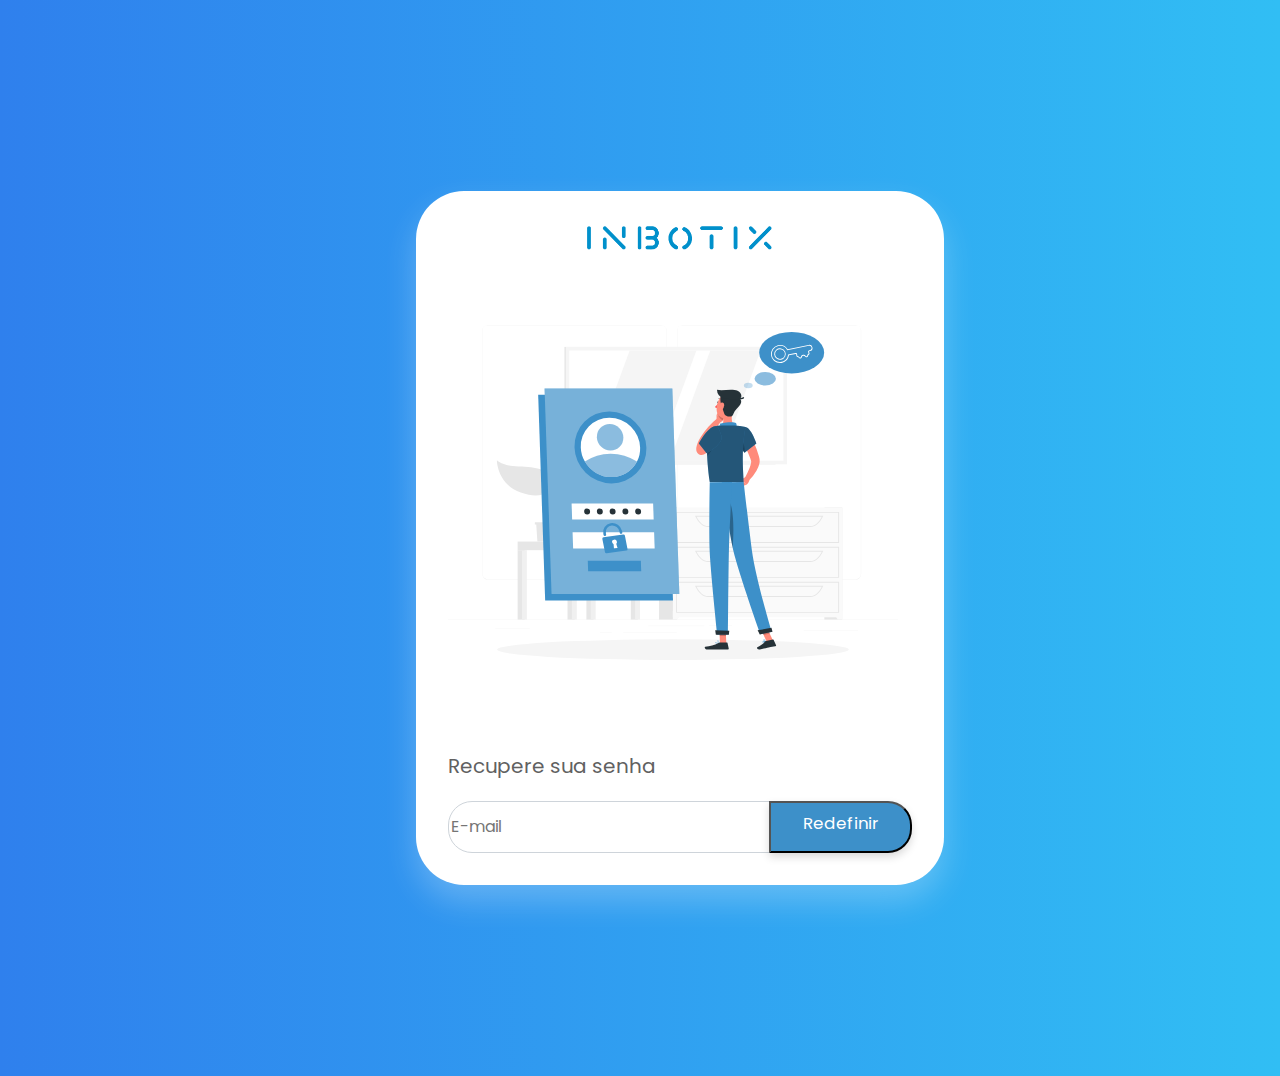
<file: recover.html>
<!DOCTYPE html>
<html lang="pt-BR">
  <head>
    <meta charset="UTF-8" />
    <meta http-equiv="X-UA-Compatible" content="IE=edge" />
    <meta name="viewport" content="width=device-width, initial-scale=1.0" />
    <title>Dinbot Express - Redefinição de senha</title>
    <link
      href="https://cdn.jsdelivr.net/npm/bootstrap@5.0.1/dist/css/bootstrap.min.css"
      rel="stylesheet"
      integrity="sha384-+0n0xVW2eSR5OomGNYDnhzAbDsOXxcvSN1TPprVMTNDbiYZCxYbOOl7+AMvyTG2x"
      crossorigin="anonymous"
    />
    <link
      rel="icon"
      type="image/png"
      sizes="16x16"
      href="https://inbotix-static-1.s3.amazonaws.com/plugins/images/favicon.ico?AWSAccessKeyId=AKIAT4ZUTTLSKYQT3JPK&amp;Signature=OM6WxmyQJ6KtQd51Iz%2FcLTW02RU%3D&amp;Expires=1619465165"
    />
    <link
      rel="stylesheet"
      href="https://use.fontawesome.com/releases/v5.15.3/css/all.css"
      integrity="sha384-SZXxX4whJ79/gErwcOYf+zWLeJdY/qpuqC4cAa9rOGUstPomtqpuNWT9wdPEn2fk"
      crossorigin="anonymous"
    />
    <link rel="stylesheet" href="recover.css" />
  </head>
  <body class="login-page">
    <div class="container-fluid">
      <div class="row justify-content-center">
        <div class="col-12 col-md-11 col-lg-6 col-xl-4">
          <div class="login-wrapper">
            <div class="login-content">
              <div class="login-logo">
                <a href="index.html">
                  <img src="./assets/logo-azul.png" alt="Logo" />
                </a>
              </div>
              <div class="login-header mb-4">
                <img
                  src="./assets/forgot-password-animate.svg"
                  class="image img-fluid mx-auto"
                  alt=""
                />
                <div class="login-header-title">
                  <p>Recupere sua senha</p>
                </div>
              </div>
              <div class="card card-login">
                <div class="card-body">
                  <form
                    class="form-horizontal"
                    action="#"
                    method="POST"
                    id="request_change"
                  >
                    <div class="form-group">
                      <div class="input-group">
                        <input
                          type="email"
                          class="form-control recover-password"
                          name="email"
                          placeholder="E-mail"
                          required=""
                        />
                        <div class="input-group-append">
                          <button
                            type="submit"
                            class="btn btn-e btn-e-primary pull-right"
                          >
                            <i class="fas fa-unlock-alt me-2"></i>Redefinir
                          </button>
                        </div>
                      </div>
                    </div>
                  </form>
                </div>
              </div>
            </div>
          </div>
        </div>
      </div>
    </div>
  </body>
</html>
</file>
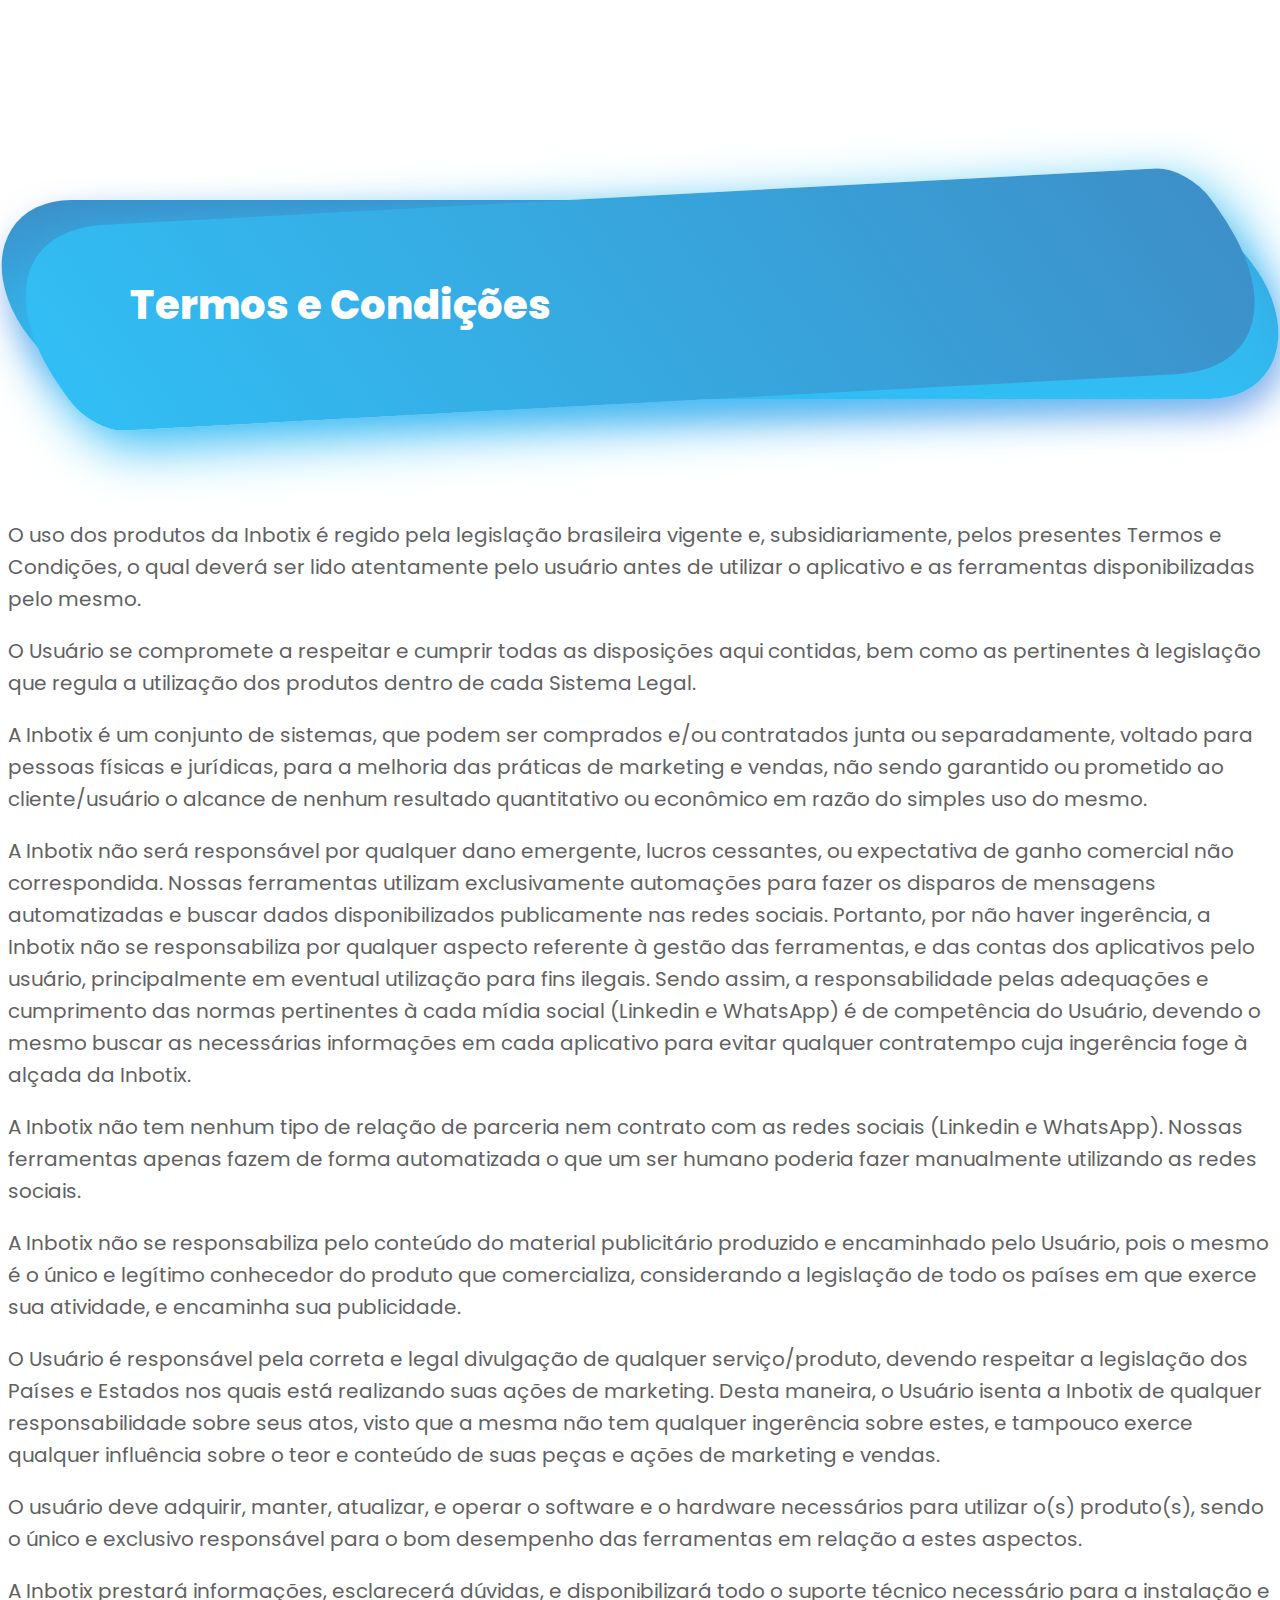
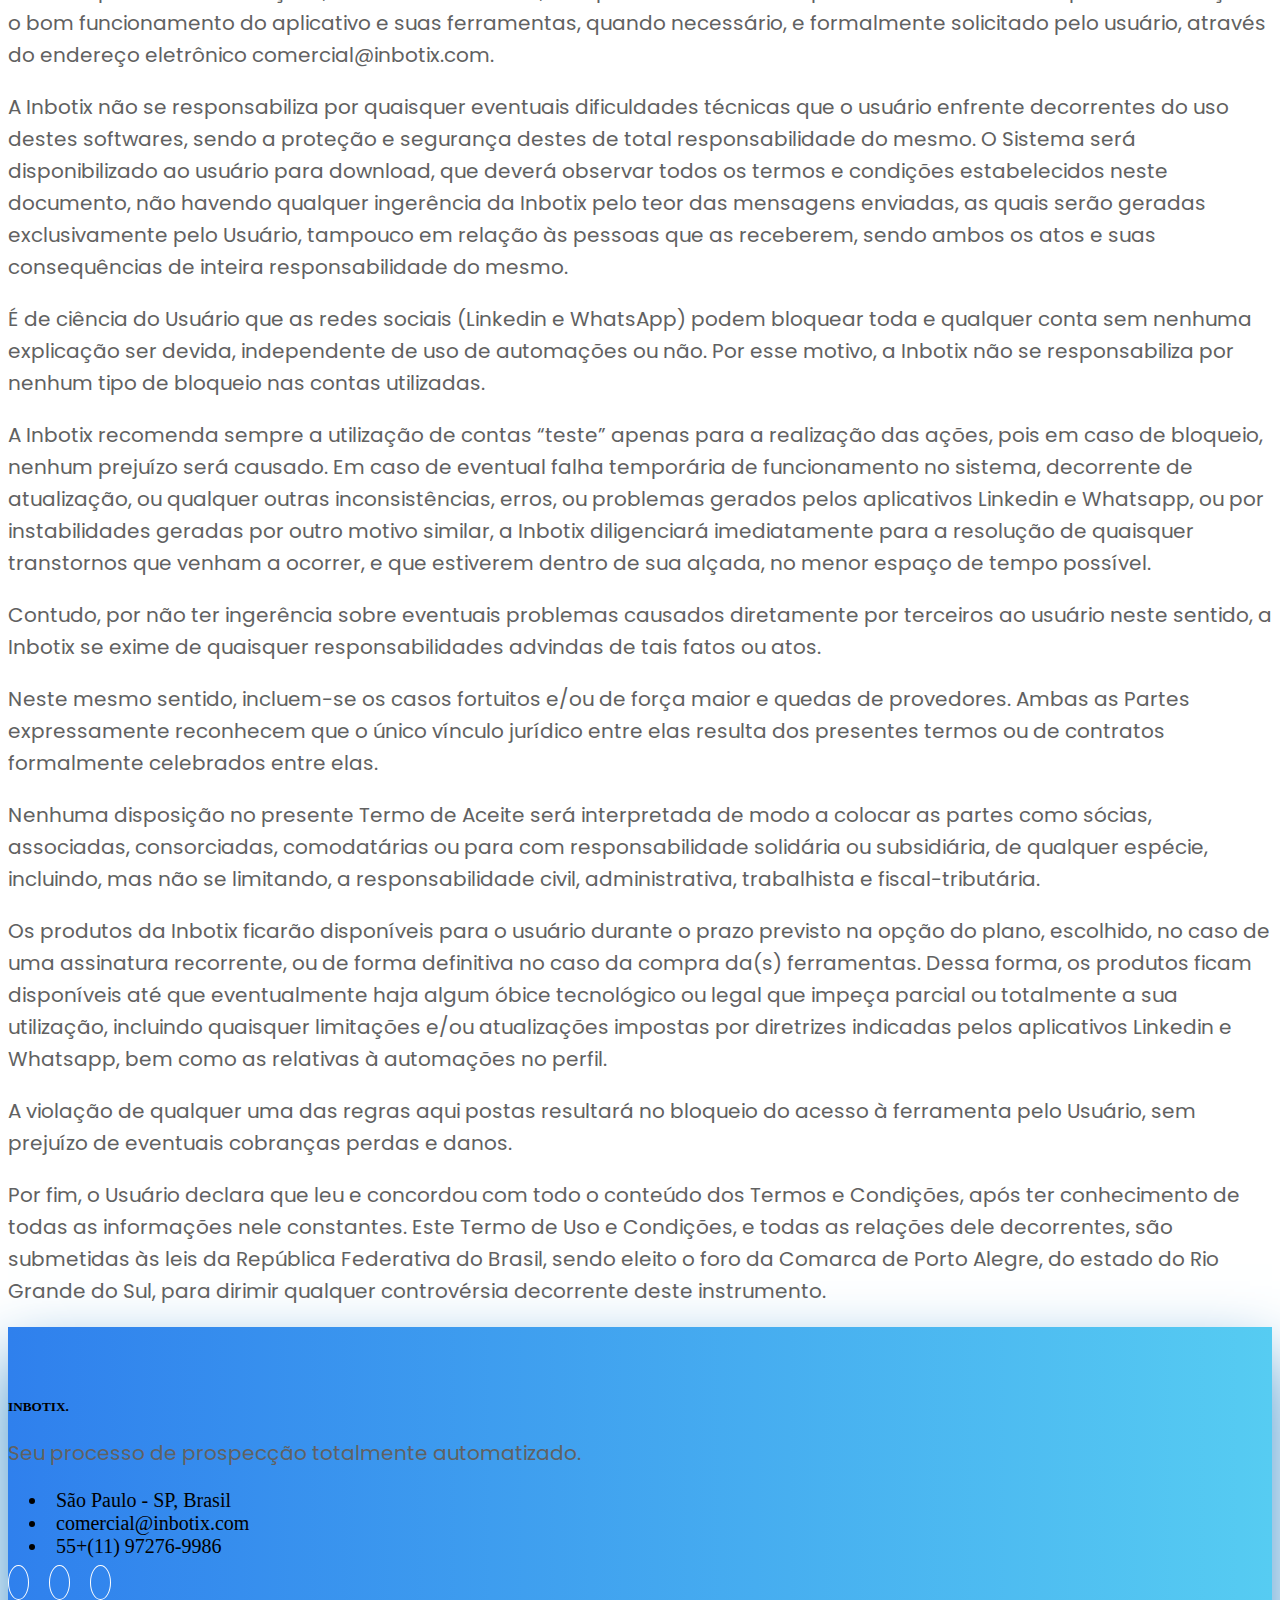
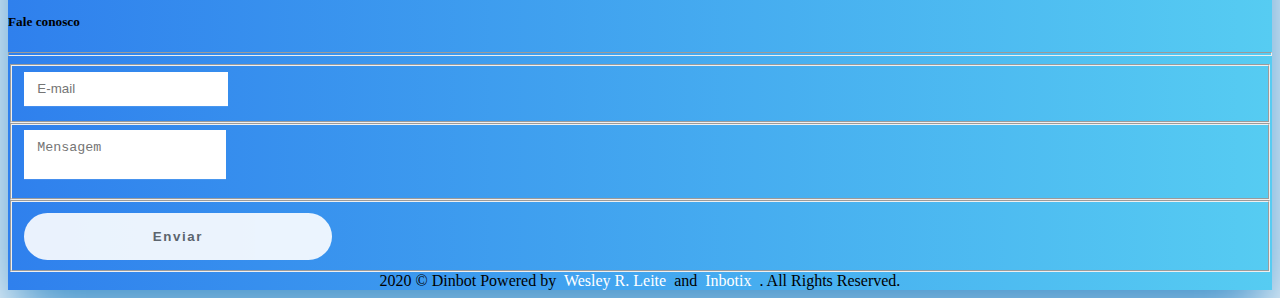
<file: terms.html>
<!DOCTYPE html>
<html lang="en">
  <head>
    <meta charset="UTF-8" />
    <meta http-equiv="X-UA-Compatible" content="IE=edge" />
    <meta name="viewport" content="width=device-width, initial-scale=1.0" />
    <title>Dinbot Express - Termos e Condições</title>
    <link
      rel="stylesheet"
      href="https://use.fontawesome.com/releases/v5.15.3/css/all.css"
      integrity="sha384-SZXxX4whJ79/gErwcOYf+zWLeJdY/qpuqC4cAa9rOGUstPomtqpuNWT9wdPEn2fk"
      crossorigin="anonymous"
    />
    <link
      href="https://cdn.jsdelivr.net/npm/bootstrap@5.0.1/dist/css/bootstrap.min.css"
      rel="stylesheet"
      integrity="sha384-+0n0xVW2eSR5OomGNYDnhzAbDsOXxcvSN1TPprVMTNDbiYZCxYbOOl7+AMvyTG2x"
      crossorigin="anonymous"
    />
    <link
      rel="icon"
      type="image/png"
      sizes="16x16"
      href="https://inbotix-static-1.s3.amazonaws.com/plugins/images/favicon.ico?AWSAccessKeyId=AKIAT4ZUTTLSKYQT3JPK&amp;Signature=OM6WxmyQJ6KtQd51Iz%2FcLTW02RU%3D&amp;Expires=1619465165"
    />
    <link rel="stylesheet" href="terms.css" />
  </head>
  <body>
    <main>
      <div class="container">
        <div class="row">
          <div class="col-12 text-center">
            <div class="page-header">
              <div class="page-header-container">
                <h1 class="page-title">Termos e Condições</h1>
              </div>
            </div>
          </div>
        </div>
        <div class="row">
          <div class="col-12">
            <p>
              O uso dos produtos da Inbotix é regido pela legislação brasileira
              vigente e, subsidiariamente, pelos presentes Termos e Condições, o
              qual deverá ser lido atentamente pelo usuário antes de utilizar o
              aplicativo e as ferramentas disponibilizadas pelo mesmo.
            </p>
            <p>
              O Usuário se compromete a respeitar e cumprir todas as disposições
              aqui contidas, bem como as pertinentes à legislação que regula a
              utilização dos produtos dentro de cada Sistema Legal.
            </p>
            <p>
              A Inbotix é um conjunto de sistemas, que podem ser comprados e/ou
              contratados junta ou separadamente, voltado para pessoas físicas e
              jurídicas, para a melhoria das práticas de marketing e vendas, não
              sendo garantido ou prometido ao cliente/usuário o alcance de
              nenhum resultado quantitativo ou econômico em razão do simples uso
              do mesmo.
            </p>
            <p>
              A Inbotix não será responsável por qualquer dano emergente, lucros
              cessantes, ou expectativa de ganho comercial não correspondida.
              Nossas ferramentas utilizam exclusivamente automações para fazer
              os disparos de mensagens automatizadas e buscar dados
              disponibilizados publicamente nas redes sociais. Portanto, por não
              haver ingerência, a Inbotix não se responsabiliza por qualquer
              aspecto referente à gestão das ferramentas, e das contas dos
              aplicativos pelo usuário, principalmente em eventual utilização
              para fins ilegais. Sendo assim, a responsabilidade pelas
              adequações e cumprimento das normas pertinentes à cada mídia
              social (Linkedin e WhatsApp) é de competência do Usuário, devendo
              o mesmo buscar as necessárias informações em cada aplicativo para
              evitar qualquer contratempo cuja ingerência foge à alçada da
              Inbotix.
            </p>
            <p>
              A Inbotix não tem nenhum tipo de relação de parceria nem contrato
              com as redes sociais (Linkedin e WhatsApp). Nossas ferramentas
              apenas fazem de forma automatizada o que um ser humano poderia
              fazer manualmente utilizando as redes sociais.
            </p>
            <p>
              A Inbotix não se responsabiliza pelo conteúdo do material
              publicitário produzido e encaminhado pelo Usuário, pois o mesmo é
              o único e legítimo conhecedor do produto que comercializa,
              considerando a legislação de todo os países em que exerce sua
              atividade, e encaminha sua publicidade.
            </p>
            <p>
              O Usuário é responsável pela correta e legal divulgação de
              qualquer serviço/produto, devendo respeitar a legislação dos
              Países e Estados nos quais está realizando suas ações de
              marketing. Desta maneira, o Usuário isenta a Inbotix de qualquer
              responsabilidade sobre seus atos, visto que a mesma não tem
              qualquer ingerência sobre estes, e tampouco exerce qualquer
              influência sobre o teor e conteúdo de suas peças e ações de
              marketing e vendas.
            </p>
            <p>
              O usuário deve adquirir, manter, atualizar, e operar o software e
              o hardware necessários para utilizar o(s) produto(s), sendo o
              único e exclusivo responsável para o bom desempenho das
              ferramentas em relação a estes aspectos.
            </p>
            <p>
              A Inbotix prestará informações, esclarecerá dúvidas, e
              disponibilizará todo o suporte técnico necessário para a
              instalação e o bom funcionamento do aplicativo e suas ferramentas,
              quando necessário, e formalmente solicitado pelo usuário, através
              do endereço eletrônico comercial@inbotix.com.
            </p>
            <p>
              A Inbotix não se responsabiliza por quaisquer eventuais
              dificuldades técnicas que o usuário enfrente decorrentes do uso
              destes softwares, sendo a proteção e segurança destes de total
              responsabilidade do mesmo. O Sistema será disponibilizado ao
              usuário para download, que deverá observar todos os termos e
              condições estabelecidos neste documento, não havendo qualquer
              ingerência da Inbotix pelo teor das mensagens enviadas, as quais
              serão geradas exclusivamente pelo Usuário, tampouco em relação às
              pessoas que as receberem, sendo ambos os atos e suas consequências
              de inteira responsabilidade do mesmo.
            </p>
            <p>
              É de ciência do Usuário que as redes sociais (Linkedin e WhatsApp)
              podem bloquear toda e qualquer conta sem nenhuma explicação ser
              devida, independente de uso de automações ou não. Por esse motivo,
              a Inbotix não se responsabiliza por nenhum tipo de bloqueio nas
              contas utilizadas.
            </p>
            <p>
              A Inbotix recomenda sempre a utilização de contas “teste” apenas
              para a realização das ações, pois em caso de bloqueio, nenhum
              prejuízo será causado. Em caso de eventual falha temporária de
              funcionamento no sistema, decorrente de atualização, ou qualquer
              outras inconsistências, erros, ou problemas gerados pelos
              aplicativos Linkedin e Whatsapp, ou por instabilidades geradas por
              outro motivo similar, a Inbotix diligenciará imediatamente para a
              resolução de quaisquer transtornos que venham a ocorrer, e que
              estiverem dentro de sua alçada, no menor espaço de tempo possível.
            </p>
            <p>
              Contudo, por não ter ingerência sobre eventuais problemas causados
              diretamente por terceiros ao usuário neste sentido, a Inbotix se
              exime de quaisquer responsabilidades advindas de tais fatos ou
              atos.
            </p>
            <p>
              Neste mesmo sentido, incluem-se os casos fortuitos e/ou de força
              maior e quedas de provedores. Ambas as Partes expressamente
              reconhecem que o único vínculo jurídico entre elas resulta dos
              presentes termos ou de contratos formalmente celebrados entre
              elas.
            </p>
            <p>
              Nenhuma disposição no presente Termo de Aceite será interpretada
              de modo a colocar as partes como sócias, associadas, consorciadas,
              comodatárias ou para com responsabilidade solidária ou
              subsidiária, de qualquer espécie, incluindo, mas não se limitando,
              a responsabilidade civil, administrativa, trabalhista e
              fiscal-tributária.
            </p>
            <p>
              ​Os produtos da Inbotix ficarão disponíveis para o usuário durante
              o prazo previsto na opção do plano, escolhido, no caso de uma
              assinatura recorrente, ou de forma definitiva no caso da compra
              da(s) ferramentas. Dessa forma, os produtos ficam disponíveis até
              que eventualmente haja algum óbice tecnológico ou legal que impeça
              parcial ou totalmente a sua utilização, incluindo quaisquer
              limitações e/ou atualizações impostas por diretrizes indicadas
              pelos aplicativos Linkedin e Whatsapp, bem como as relativas à
              automações no perfil.
            </p>
            <p>
              A violação de qualquer uma das regras aqui postas resultará no
              bloqueio do acesso à ferramenta pelo Usuário, sem prejuízo de
              eventuais cobranças perdas e danos.
            </p>
            <p>
              Por fim, o Usuário declara que leu e concordou com todo o conteúdo
              dos Termos e Condições, após ter conhecimento de todas as
              informações nele constantes. Este Termo de Uso e Condições, e
              todas as relações dele decorrentes, são submetidas às leis da
              República Federativa do Brasil, sendo eleito o foro da Comarca de
              Porto Alegre, do estado do Rio Grande do Sul, para dirimir
              qualquer controvérsia decorrente deste instrumento.
            </p>
          </div>
        </div>
      </div>
    </main>
    <footer class="footer mt-5">
      <div class="container">
        <div class="row">
          <div class="col col-xl-5">
            <h5 class="text-white">
              <i class="fa fa-road text-white"></i> INBOTIX.
            </h5>
            <div class="row">
              <div class="col-12 col-xl-6">
                <p class="text-white p-footer">
                  Seu processo de prospecção totalmente automatizado.
                </p>
                <ul class="list-unstyled text-white text-start footer-list">
                  <li>
                    <i class="fas fa-map-marker-alt"></i>São Paulo - SP, Brasil
                  </li>
                  <li><i class="fas fa-envelope"></i>comercial@inbotix.com</li>
                  <li><i class="fas fa-phone-alt"></i>55+(11) 97276-9986</li>
                </ul>
                <ul class="social_footer_ul">
                  <li>
                    <a
                      href="https://www.facebook.com/inbotixtecnologia"
                      target="_blank"
                      ><i class="fab fa-facebook-f"></i
                    ></a>
                  </li>
                  <li>
                    <a
                      href="https://www.linkedin.com/company/f%C3%A1brica-de-vendas-fv/"
                      target="_blank"
                      ><i class="fab fa-linkedin"></i
                    ></a>
                  </li>
                  <li>
                    <a href="https://www.instagram.com/inbotix/" target="_blank"
                      ><i class="fab fa-instagram"></i
                    ></a>
                  </li>
                </ul>
              </div>
            </div>
          </div>
          <div class="col-12 col-xl-2">
            <h5 class="text-md-right text-white fale-conosco">Fale conosco</h5>
            <hr />
          </div>
          <div class="col-12 col-xl-5 form-bg">
            <form class="">
              <fieldset class="form-group">
                <input
                  type="email"
                  class="form-control"
                  id="exampleInputEmail1"
                  placeholder="E-mail"
                />
              </fieldset>
              <fieldset class="form-group">
                <textarea
                  class="form-control"
                  id="exampleMessage"
                  placeholder="Mensagem"
                ></textarea>
              </fieldset>
              <fieldset class="form-group text-xs-right">
                <button
                  type="button"
                  class="btn btn-secondary-outline btn-block btn-primary btn-sm"
                >
                  Enviar
                </button>
              </fieldset>
            </form>
          </div>
          <div class="copy">
            2020 © Dinbot Powered by
            <a href="https://www.linkedin.com/in/wr-rek/" target="_blank">
              &nbsp Wesley R. Leite &nbsp</a
            >
            and
            <a href="https://www.inbotix.com.br/" target="_blank">
              &nbsp Inbotix &nbsp </a
            >. All Rights Reserved.
          </div>
        </div>
      </div>
    </footer>
    <script>
      src =
        "https://cdn.jsdelivr.net/npm/bootstrap@5.0.1/dist/js/bootstrap.bundle.min.js";
      integrity =
        "sha384-gtEjrD/SeCtmISkJkNUaaKMoLD0//ElJ19smozuHV6z3Iehds+3Ulb9Bn9Plx0x4";
    </script>
  </body>
</html>
</file>
<file: recover.css>
@import url("https://fonts.googleapis.com/css2?family=Poppins:wght@200;400;600;700&display=swap");

:root {
  --light-blue: #31bef4;
  --normal-blue: #3d90c9;
  --white: #fff;
  --grey-dark: #616161;
}
html {
  margin: 0;
  padding: 0;
  box-sizing: border-box;
}

.image {
  transition: transform 1.1s ease-in-out;
  transition-delay: 0.4s;
  max-width: 450px;
  transition: transform 0.9s ease-in-out;
  transition-delay: 0.6s;
  margin: 0 auto;
}

* {
  font-family: "Poppins", sans-serif;
}

a {
  color: var(--normal-blue);
  transition: all 0.3s ease;
  text-decoration: none;
}

input,
button {
  -moz-appearance: none;
  -webkit-appearance: none;
  appearance: none;
}

.login-page {
  color: var(--grey-dark);
  display: flex;
  position: relative;
  padding: 5rem 2rem;
  width: 100%;
  height: 100%;
  min-height: 100vh;
  align-items: center;
  flex-direction: column;
  justify-content: center;
  background: var(--light-blue);
  background: -webkit-linear-gradient(to right, #2f80ed, var(--light-blue));
  background: linear-gradient(to right, #2f80ed, var(--light-blue));
  overflow-x: hidden;
}
body {
  color: var(--grey-dark);
  background-color: #f7f7f7;
  font-size: 14px;
  font-family: "Roboto", sans-serif;
}

.login-wrapper {
  background-color: #fff;
  padding: 3rem;
  border-radius: 3rem;
  box-shadow: 0 1rem 2rem rgb(255 255 255 / 25%);
  margin: 0 3rem;
}

.login-logo {
  display: flex;
  margin-bottom: 1rem;
  align-items: center;
  justify-content: center;
}
a {
  color: #3bc0c3;
  transition: all 0.3s ease;
}
.login-header {
  color: var(--grey-dark);
}
.login-header-title p {
  font-size: 1.25rem;
}
.card-login {
  color: var(--grey-dark);
  border: none;
}
.card-login .card-body {
  padding: 0;
}

.login-logo {
  display: flex;
  margin-bottom: 1rem;
  align-items: center;
  justify-content: center;
}
.login-logo img {
  width: 12rem;
}

.btn-e i {
  display: inline-block;
  vertical-align: middle;
}

button,
select {
  text-transform: none;
}
button,
input {
  overflow: visible;
}
.form-control {
  margin-bottom: 1rem;
}

.input-group {
  position: relative;
  display: -ms-flexbox;
  display: flex;
  -ms-flex-wrap: wrap;
  flex-wrap: wrap;
  -ms-flex-align: stretch;
  align-items: stretch;
  width: 100%;
}

.input-group > .custom-select:not(:last-child),
.input-group > .form-control:not(:last-child) {
  border-top-right-radius: 0;
  border-bottom-right-radius: 0;
}
.input-group > .custom-file,
.input-group > .custom-select,
.input-group > .form-control,
.input-group > .form-control-plaintext {
  position: relative;
  -ms-flex: 1 1 auto;
  flex: 1 1 auto;
  width: 1%;
  min-width: 0;
  margin-bottom: 0;
}
.form-control {
  height: 3rem;
  background-color: #f5f6fb;
  border-radius: 1.5rem;
  line-height: 2.5rem;
  font-size: 1rem;
  font-weight: 400;
  color: var(--grey-dark);
  background-color: #fff;
  background-clip: padding-box;
  border: 1px solid #ced4da;
  transition: border-color 0.15s ease-in-out, box-shadow 0.15s ease-in-out;
}

.input-group-append {
  margin-left: -1px;
}
.input-group-append,
.input-group-prepend {
  display: -ms-flexbox;
  display: flex;
}
.input-group > .input-group-append > .btn,
.input-group > .input-group-append > .input-group-text,
.input-group > .input-group-prepend:first-child > .btn:not(:first-child),
.input-group
  > .input-group-prepend:first-child
  > .input-group-text:not(:first-child),
.input-group > .input-group-prepend:not(:first-child) > .btn,
.input-group > .input-group-prepend:not(:first-child) > .input-group-text {
  border-top-left-radius: 0;
  border-bottom-left-radius: 0;
}
.btn:not(:disabled):not(.disabled) {
  cursor: pointer;
}
.input-group-append .btn,
.input-group-prepend .btn {
  position: relative;
  z-index: 2;
}

.btn-e {
  display: flex;
  padding: 0.75rem 2rem;
  border-radius: 1.5rem;
  box-shadow: 0 0.25rem 0.5rem rgb(0 0 0 / 15%);
  font-size: 1.05rem;
  line-height: 1;
  transition: all 0.3s ease;
}
.btn-e-primary {
  color: var(--white);
  background-color: var(--normal-blue);
  border-width: 2px;
}

.btn-e-primary:hover {
  color: var(--normal-blue);
  background-color: var(--white);
  border-color: var(--normal-blue);
}

@media (max-width: 450px) {
  .login-wrapper,
  .signup-wrapper {
    padding: 2rem 1rem;
    border-radius: 2rem;
  }
  .image {
    display: none !important;
  }
  .container:before {
    bottom: 72%;
    left: 50%;
  }
}
@media (max-width: 760px) {
  .login-logo,
  .signup-logo {
    flex-direction: column;
  }
  .login-header,
  .signup-header {
    flex-direction: column !important;
  }
  .image {
    display: none !important;
  }
  .container:before {
    bottom: 72%;
    left: 50%;
  }
}

@media (max-width: 1450px) {
  .login-wrapper,
  .signup-wrapper {
    padding: 2rem;
  }
}
@media (max-width: 1450px) {
  .login-wrapper,
  .signup-wrapper {
    padding: 2rem;
  }
}

@media (max-width: 1650px) {
  .login-wrapper,
  .signup-wrapper {
    margin: 0;
  }
}

@media (max-width: 767px) {
  .login-page,
  .signup-page {
    padding: 1rem 0;
  }
  .login-wrapper {
    height: 40vh !important;
    display: flex;
    align-items: center;
    justify-content: center;
  }
  .login-header-title {
    text-align: center;
  }
  .container:before {
    width: 1500px;
    height: 1500px;
    transform: translateX(-50%);
    left: 30%;
    bottom: 68%;
    right: initial;
    top: initial;
    transition: 2s ease-in-out;
  }
}
</file>
<file: terms.css>
@import url("https://fonts.googleapis.com/css2?family=Poppins:wght@200;400;600;700&display=swap");

:root {
  --light-blue: #31bef4;
  --normal-blue: #3d90c9;
  --white: #fff;
  --grey-dark: #616161;
}
html {
  margin: 0;
  padding: 0;
  box-sizing: border-box;
}
.page-header {
  color: #fff;
  position: relative;
  padding: 3rem 7.5rem;
  margin-top: 12.5rem;
  margin-bottom: 7.5rem;
  background: linear-gradient(to top, var(--light-blue), var(--normal-blue));
  box-shadow: 0 1rem 2rem rgb(61 106 222 / 50%);
  border-radius: 10rem;
  transform: skew(20deg);
}

.page-header:before {
  content: "";
  display: block;
  position: absolute;
  top: 0;
  right: 0;
  left: 0;
  bottom: 0;
  background: linear-gradient(to right, var(--light-blue), var(--normal-blue));
  box-shadow: 0 1rem 3rem var(--light-blue);
  border-radius: 10rem 2rem;
  transform: skew(20deg, -3deg);
}
.page-header-container {
  position: relative;
  transform: skew(-20deg);
}
.page-header .page-title {
  margin-bottom: 1rem;
}
.h1,
h1 {
  font-size: 2.5rem;
  font-weight: 800;
  font-family: "Poppins", sans-serif;
}

p {
  font-size: 1.25rem;
  color: #616161;
  line-height: 2rem;
  font-family: "Poppins", sans-serif;
  font-weight: 400;
}

.footer {
  width: 100%;
  height: 400px !important;
  box-shadow: 0 2rem 4rem #3e90ca;
}

footer {
  padding-top: 50px;
  background: -webkit-linear-gradient(to right, #2f80ed, #56ccf2);
  background: linear-gradient(to right, #2f80ed, #56ccf2);
  box-shadow: 0 2rem 4rem #3e90ca;
}

footer a {
  color: var(--white);
  text-decoration: none;
}

footer a:hover,
footer a:focus {
  color: var(--light-blue);
  text-decoration: none;
  border-bottom: 1px dotted #999;
}

.footer hr {
  color: white;
  height: 2px;
}

footer .form-control {
  background-color: var(--white);
  box-shadow: 0 1px 0 0 rgba(255, 255, 255, 0.1);
  border: none;
  resize: none;
  color: var(--grey-dark);
  padding: 0.7em 1em;
  margin-bottom: 5px;
}

.footer ul li i {
  margin-left: 3px;
}

.form-group .btn {
  border-radius: 2rem;
  letter-spacing: 0.1rem;
  font-weight: bold;
  padding: 1rem;
  opacity: 0.9;
  transition: all 0.2s;
  background: var(--white);
  color: var(--grey-dark);
  border: none;
  width: 25%;
  margin-top: 5px;
}

.form-group .btn:hover {
  opacity: 1;
  background-color: var(--grey-dark);
  color: var(--white);
}

.social_footer_ul {
  margin: 15px auto;
  list-style-type: none;
  display: flex;
  padding-left: 0 !important;
}
.social_footer_ul li {
  padding-right: 20px;
}
.social_footer_ul li a {
  color: var(--white);
  border: 1px solid var(--white);
  padding: 8px;
  border-radius: 50%;
}
.social_footer_ul li i {
  width: 20px;
  height: 20px;
  text-align: center;
}

.fa-map-marker-alt,
.fa-envelope,
.fa-phone-alt {
  margin-right: 5px;
}

.footer-list li {
  font-size: 1.25rem;
}

.copy {
  display: flex;
  justify-content: center;
  align-items: flex-end;
}

.copy a:hover {
  color: #fff;
}
@media only screen and (min-device-width: 320px) and (max-device-width: 1400px) {
  .footer {
    height: auto !important;
  }
}

@media only screen and (min-device-width: 320px) and (max-device-width: 765px) {
  .copy {
    font-size: 0.75rem;
  }
}
</file>
